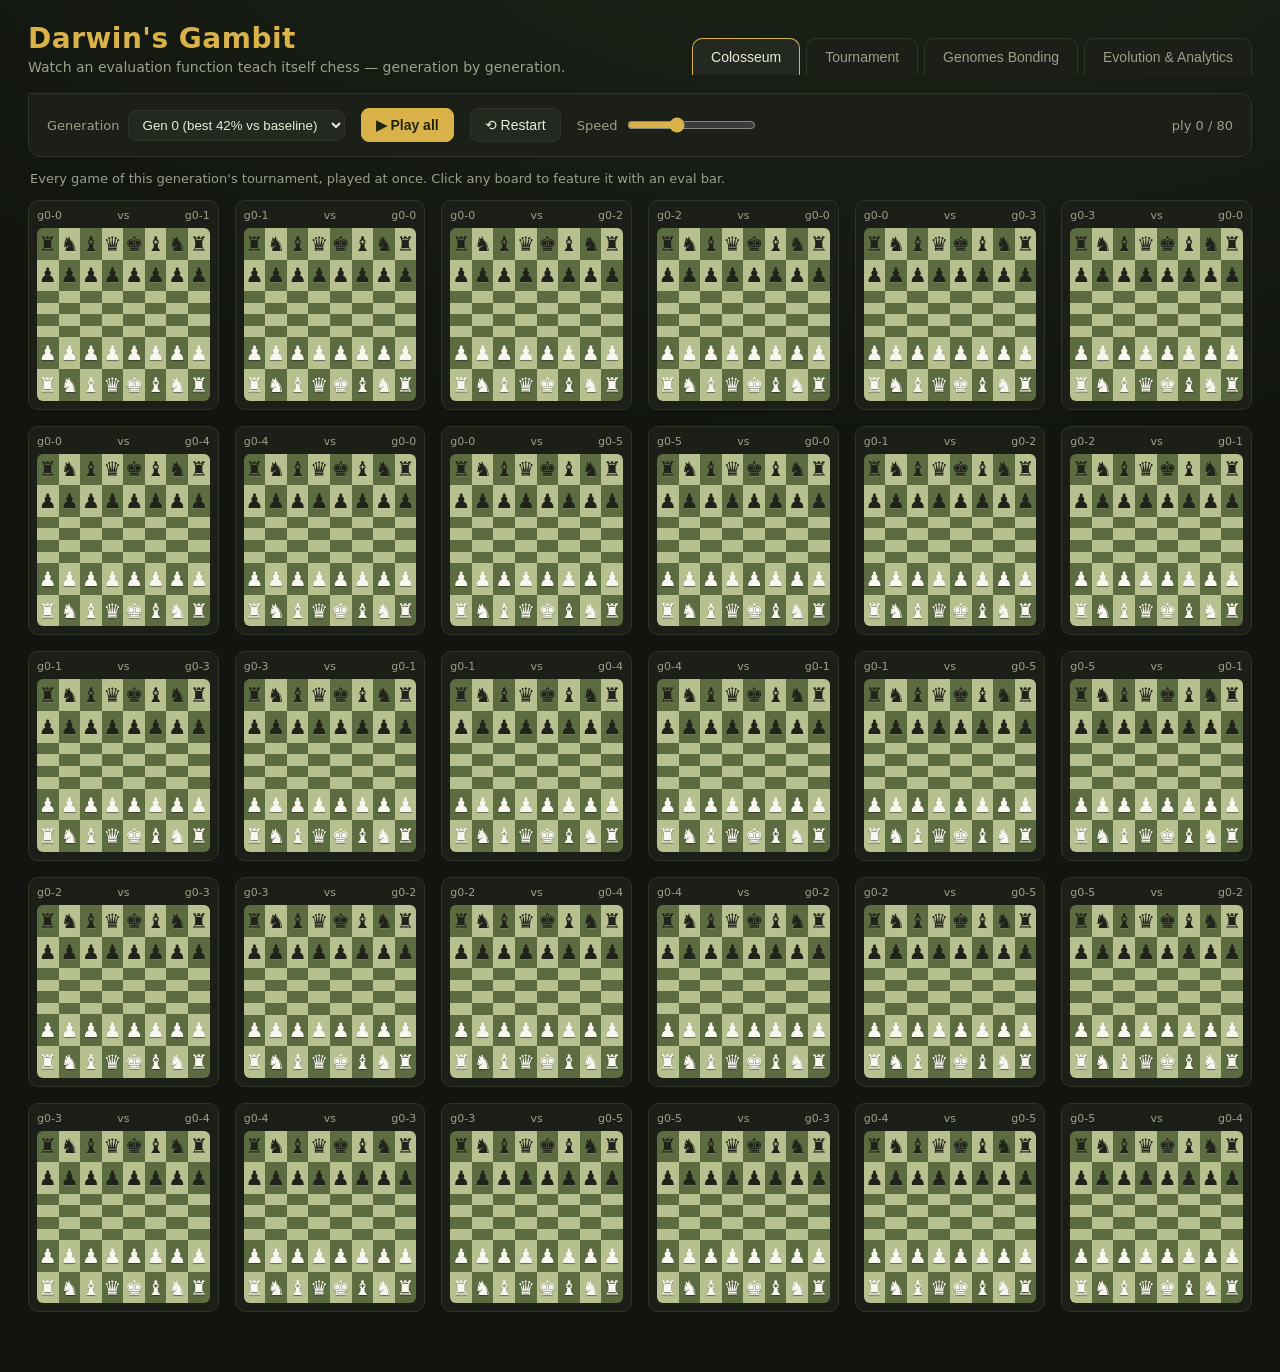
<file: web/showcase.html>
<!DOCTYPE html>
<html lang="en">
<head>
  <meta charset="utf-8" />
  <meta name="viewport" content="width=device-width, initial-scale=1" />
  <title>Darwin's Gambit — Evolution Showcase</title>
  <link rel="stylesheet" href="showcase.css" />
</head>
<body>
  <header class="site-header">
    <div class="brand">
      <h1>Darwin's Gambit</h1>
      <p class="tagline">Watch an evaluation function teach itself chess — generation by generation.</p>
    </div>
    <nav class="tabs">
      <button class="tab active" data-tab="colosseum">Colosseum</button>
      <button class="tab" data-tab="tournament">Tournament</button>
      <button class="tab" data-tab="bonding">Genomes Bonding</button>
      <button class="tab" data-tab="evolution">Evolution &amp; Analytics</button>
    </nav>
  </header>

  <p id="loading" class="loading">Loading run…</p>

  <!-- ================= COLOSSEUM ================= -->
  <section id="colosseum" class="view">
    <div class="toolbar">
      <label>Generation
        <select id="colGen"></select>
      </label>
      <button id="colPlay" class="btn primary">▶ Play all</button>
      <button id="colRestart" class="btn">⟲ Restart</button>
      <label class="speed">Speed
        <input id="colSpeed" type="range" min="1" max="20" value="8" />
      </label>
      <span id="colStatus" class="status"></span>
    </div>
    <p class="hint-line">Every game of this generation's tournament, played at once. Click any board to feature it with an eval bar.</p>
    <div id="colGrid" class="grid"></div>
  </section>

  <!-- ================= TOURNAMENT ================= -->
  <section id="tournament" class="view hidden">
    <div class="toolbar">
      <button id="tourPlay" class="btn primary">▶ Run tournament</button>
      <button id="tourReveal" class="btn">Reveal all</button>
      <span id="tourStatus" class="status"></span>
    </div>
    <p class="hint-line">Each generation's champion enters a knockout. Winners advance and <b>absorb the loser</b> (winner-dominant merge) into a stronger hybrid, round after round, until one ultimate champion remains. Click any match to replay it with an eval bar.</p>
    <div id="champBanner" class="champ-banner hidden"></div>
    <div id="bracket" class="bracket"></div>
  </section>

  <!-- ================= BONDING ================= -->
  <section id="bonding" class="view hidden">
    <div class="toolbar">
      <label>Breeding into generation
        <select id="bondGen"></select>
      </label>
      <button id="bondPrev" class="btn">‹ Prev</button>
      <button id="bondNext" class="btn">Next ›</button>
      <button id="bondPlay" class="btn primary">▶ Play all</button>
      <span id="bondStatus" class="status"></span>
    </div>
    <p class="hint-line">Two parent genomes cross over into a child: each gene is inherited from one parent (lines), and mutations nudge it (sparks). Real lineage from the run — nothing here is faked.</p>
    <div id="bondStage" class="bond-stage"></div>
  </section>

  <!-- ================= EVOLUTION ================= -->
  <section id="evolution" class="view hidden">
    <div id="evoSummary" class="evo-summary"></div>

    <h3 class="chart-title">Strength vs the baseline (is it getting better?)</h3>
    <p class="hint-line">Each generation's strongest genome, benchmarked against the fixed hand-tuned baseline. Above 50% means the evolved engine beats the starting weights.</p>
    <div id="curveWrap" class="curve-wrap"></div>

    <h3 class="chart-title">How well the population performs (fitness spread)</h3>
    <p class="hint-line">Best, average, and weakest tournament score each generation — a rising/​tightening band means the whole pool is improving, not just one lucky genome.</p>
    <div id="fitnessWrap" class="curve-wrap"></div>

    <h3 class="chart-title">How the genome is evolving (weight drift)</h3>
    <p class="hint-line">The champion's five evaluation weights over time — watch which features the engine learns to value (and which it discards).</p>
    <div id="genesWrap" class="curve-wrap"></div>

    <div id="bestPanel" class="best-panel"></div>
  </section>

  <!-- ================= FEATURED GAME MODAL ================= -->
  <div id="featured" class="modal hidden">
    <div class="modal-card">
      <button id="featClose" class="modal-close" aria-label="Close">✕</button>
      <h2 id="featTitle">Featured game</h2>
      <div class="feat-body">
        <div class="evalbar"><div id="featEvalFill" class="evalbar-fill"></div></div>
        <div id="featBoard" class="board big"></div>
        <div class="feat-side">
          <div id="featClock" class="clock">move 0</div>
          <div id="featEvalText" class="eval-text">+0.0</div>
          <div id="featResult" class="feat-result"></div>
          <div class="feat-controls">
            <button id="featPlay" class="btn primary">▶</button>
            <button id="featRestart" class="btn">⟲</button>
            <input id="featScrub" type="range" min="0" max="0" value="0" />
          </div>
        </div>
      </div>
    </div>
  </div>

  <script src="showcase.js"></script>
</body>
</html>
</file>
<file: web/showcase.css>
:root {
  --bg: #11140f;
  --panel: #1b1f17;
  --panel-2: #232820;
  --ink: #e9ead8;
  --muted: #9aa089;
  --gold: #d9b24a;
  --green: #8fbf6b;
  --red: #d3705f;
  --line: #2e3426;
  --light-sq: #b7c08f;
  --dark-sq: #5d6b41;
  --parentA: #6fa8dc;
  --parentB: #e0a458;
}

* { box-sizing: border-box; }

body {
  margin: 0;
  background: radial-gradient(1200px 600px at 70% -10%, #1c2418, var(--bg));
  color: var(--ink);
  font-family: "Segoe UI", system-ui, sans-serif;
}

.site-header {
  display: flex;
  align-items: flex-end;
  justify-content: space-between;
  flex-wrap: wrap;
  gap: 16px;
  padding: 22px 28px 0;
}
.brand h1 { margin: 0; font-size: 28px; letter-spacing: 0.5px; color: var(--gold); }
.tagline { margin: 4px 0 0; color: var(--muted); font-size: 14px; }

.tabs { display: flex; gap: 6px; }
.tab {
  background: var(--panel);
  color: var(--muted);
  border: 1px solid var(--line);
  border-bottom: none;
  padding: 10px 18px;
  border-radius: 10px 10px 0 0;
  cursor: pointer;
  font-size: 14px;
}
.tab.active { background: var(--panel-2); color: var(--ink); border-color: var(--gold); }

.loading { padding: 40px 28px; color: var(--muted); }

.view { padding: 18px 28px 60px; }
.hidden { display: none !important; }

.toolbar {
  display: flex;
  align-items: center;
  gap: 16px;
  flex-wrap: wrap;
  background: var(--panel);
  border: 1px solid var(--line);
  border-radius: 0 12px 12px 12px;
  padding: 14px 18px;
}
.toolbar label { font-size: 13px; color: var(--muted); display: flex; align-items: center; gap: 8px; }
select, input[type="range"] { accent-color: var(--gold); }
select {
  background: var(--panel-2); color: var(--ink);
  border: 1px solid var(--line); border-radius: 8px; padding: 6px 10px;
}
.btn {
  background: var(--panel-2); color: var(--ink);
  border: 1px solid var(--line); border-radius: 8px;
  padding: 8px 14px; cursor: pointer; font-size: 14px;
}
.btn:hover { border-color: var(--gold); }
.btn.primary { background: var(--gold); color: #20240f; border-color: var(--gold); font-weight: 600; }
.status { color: var(--muted); font-size: 13px; margin-left: auto; }
.hint-line { color: var(--muted); font-size: 13px; margin: 14px 2px; max-width: 900px; }

/* ---- Colosseum grid ---- */
.grid {
  display: grid;
  grid-template-columns: repeat(auto-fill, minmax(168px, 1fr));
  gap: 16px;
}
.game-card {
  background: var(--panel);
  border: 1px solid var(--line);
  border-radius: 10px;
  padding: 8px;
  cursor: pointer;
  transition: transform .12s, border-color .12s;
  position: relative;
}
.game-card:hover { transform: translateY(-3px); border-color: var(--gold); }
.game-card .names { font-size: 11px; color: var(--muted); display: flex; justify-content: space-between; margin-bottom: 6px; }
.game-card .badge {
  position: absolute; top: 8px; right: 8px;
  background: rgba(0,0,0,.55); color: var(--gold);
  border-radius: 6px; padding: 2px 7px; font-size: 12px; font-weight: 700;
  opacity: 0; transition: opacity .2s;
}
.game-card.done .badge { opacity: 1; }

/* ---- Board ---- */
.board {
  display: grid;
  grid-template-columns: repeat(8, 1fr);
  aspect-ratio: 1 / 1;
  width: 100%;
  border-radius: 6px;
  overflow: hidden;
}
.board.big { width: min(60vh, 520px); }
.sq { display: flex; align-items: center; justify-content: center; position: relative; }
.sq.light { background: var(--light-sq); }
.sq.dark  { background: var(--dark-sq); }
.pc { line-height: 1; user-select: none; }
.pc.w { color: #f7f7ef; text-shadow: 0 1px 1px rgba(0,0,0,.45); }
.pc.b { color: #20231a; text-shadow: 0 1px 0 rgba(255,255,255,.12); }
.board .sq .pc { font-size: clamp(11px, 4.4vw, 20px); }
.board.big .sq .pc { font-size: min(7vh, 56px); }

/* ---- Featured modal ---- */
.modal {
  position: fixed; inset: 0; background: rgba(8,9,6,.82);
  display: flex; align-items: center; justify-content: center; z-index: 30;
}
.modal-card {
  background: var(--panel); border: 1px solid var(--gold);
  border-radius: 14px; padding: 20px 24px; position: relative; max-width: 92vw;
}
.modal-close { position: absolute; top: 12px; right: 14px; background: none; border: none; color: var(--muted); font-size: 18px; cursor: pointer; }
.modal-card h2 { margin: 0 0 14px; font-size: 18px; color: var(--gold); }
.feat-body { display: flex; gap: 16px; align-items: stretch; }
.evalbar { width: 16px; background: #20231a; border-radius: 6px; overflow: hidden; position: relative; display: flex; flex-direction: column-reverse; }
.evalbar-fill { background: linear-gradient(#f4f4ea, #cfcfbe); width: 100%; height: 50%; transition: height .25s; }
.feat-side { display: flex; flex-direction: column; gap: 10px; min-width: 150px; }
.clock { font-variant-numeric: tabular-nums; font-size: 14px; color: var(--muted); }
.eval-text { font-size: 26px; font-weight: 700; color: var(--gold); }
.feat-result { font-size: 14px; color: var(--green); min-height: 18px; }
.feat-controls { display: flex; flex-direction: column; gap: 10px; margin-top: auto; }
.feat-controls input[type=range] { width: 100%; }

/* ---- Bonding ---- */
.bond-stage {
  display: grid;
  grid-template-columns: 1fr auto 1fr;
  align-items: center;
  gap: 24px;
  background: var(--panel);
  border: 1px solid var(--line);
  border-radius: 12px;
  padding: 26px;
  min-height: 320px;
}
.genome-card { background: var(--panel-2); border: 1px solid var(--line); border-radius: 10px; padding: 14px 16px; }
.genome-card h3 { margin: 0 0 12px; font-size: 13px; color: var(--muted); }
.genome-card.parentA { border-color: var(--parentA); }
.genome-card.parentB { border-color: var(--parentB); }
.genome-card.child  { border-color: var(--gold); }
.gene-row { display: grid; grid-template-columns: 96px 1fr 44px; align-items: center; gap: 10px; margin: 7px 0; }
.gene-name { font-size: 12px; color: var(--muted); }
.gene-track { background: #161a12; border-radius: 5px; height: 14px; overflow: hidden; position: relative; }
.gene-fill { height: 100%; width: 0; transition: width .5s ease; border-radius: 5px; }
.gene-fill.fromA { background: var(--parentA); }
.gene-fill.fromB { background: var(--parentB); }
.gene-fill.mutated { box-shadow: 0 0 0 2px var(--gold) inset; }
.gene-val { font-size: 12px; color: var(--ink); font-variant-numeric: tabular-nums; text-align: right; }
.gene-row.spark .gene-track { animation: spark .6s ease; }
@keyframes spark { 0%{box-shadow:0 0 0 0 var(--gold);} 50%{box-shadow:0 0 14px 3px var(--gold);} 100%{box-shadow:0 0 0 0 var(--gold);} }

.bond-middle { text-align: center; color: var(--muted); }
.bond-arrow { font-size: 30px; color: var(--gold); animation: pulse 1.4s infinite; }
@keyframes pulse { 0%,100%{opacity:.5;} 50%{opacity:1;} }
.bond-meta { font-size: 12px; margin-top: 8px; }

/* ---- Tournament bracket ---- */
.champ-banner {
  background: linear-gradient(90deg, rgba(217,178,74,.18), rgba(217,178,74,.04));
  border: 1px solid var(--gold); border-radius: 12px; padding: 16px 20px; margin-bottom: 18px;
}
.champ-banner h2 { margin: 0 0 4px; color: var(--gold); font-size: 20px; }
.champ-banner .champ-sub { color: var(--muted); font-size: 13px; }
.champ-genes { display: flex; gap: 14px; flex-wrap: wrap; margin-top: 10px; }
.champ-genes .cg { font-size: 12px; color: var(--ink); }
.champ-genes .cg b { color: var(--gold); }

.bracket { display: flex; gap: 28px; overflow-x: auto; padding: 8px 2px 18px; align-items: stretch; }
.bracket-round { display: flex; flex-direction: column; justify-content: space-around; gap: 14px; min-width: 200px; }
.bracket-round .round-label { color: var(--muted); font-size: 12px; text-align: center; margin-bottom: 2px; }
.match {
  background: var(--panel); border: 1px solid var(--line); border-radius: 10px;
  padding: 8px 10px; cursor: pointer; transition: border-color .12s, opacity .3s;
}
.match:hover { border-color: var(--gold); }
.match.pending { opacity: .35; }
.match .competitor { display: flex; justify-content: space-between; align-items: center; padding: 4px 2px; font-size: 13px; border-radius: 5px; }
.match .competitor.win { color: var(--green); font-weight: 700; }
.match .competitor.lose { color: var(--muted); text-decoration: line-through; }
.match .competitor .score { font-variant-numeric: tabular-nums; font-size: 12px; }
.match .merge-note { font-size: 11px; color: var(--gold); margin-top: 5px; border-top: 1px dashed var(--line); padding-top: 5px; }
.match.final { border-color: var(--gold); }
.bracket-champ { display: flex; flex-direction: column; justify-content: center; min-width: 150px; }
.bracket-champ .crown { font-size: 30px; text-align: center; }
.bracket-champ .name { text-align: center; color: var(--gold); font-weight: 700; }

/* ---- Evolution / analytics ---- */
.evo-summary { display: flex; gap: 14px; flex-wrap: wrap; margin-bottom: 8px; }
.evo-summary .stat { background: var(--panel); border: 1px solid var(--line); border-radius: 10px; padding: 12px 16px; min-width: 150px; }
.evo-summary .stat .big { font-size: 22px; color: var(--gold); font-weight: 700; }
.evo-summary .stat .lbl { font-size: 12px; color: var(--muted); }
.chart-title { font-size: 15px; margin: 22px 0 2px; }
.legend { display: flex; gap: 14px; flex-wrap: wrap; font-size: 12px; color: var(--muted); margin: 6px 2px; }
.legend .key { display: inline-flex; align-items: center; gap: 5px; }
.legend .swatch { width: 12px; height: 3px; border-radius: 2px; display: inline-block; }

/* ---- Evolution curve ---- */
.curve-wrap { background: var(--panel); border: 1px solid var(--line); border-radius: 12px; padding: 18px; }
.curve-wrap svg { width: 100%; height: auto; display: block; }
.best-panel { margin-top: 18px; display: flex; flex-wrap: wrap; gap: 16px; }
.best-panel .genome-card { min-width: 280px; }
</file>
